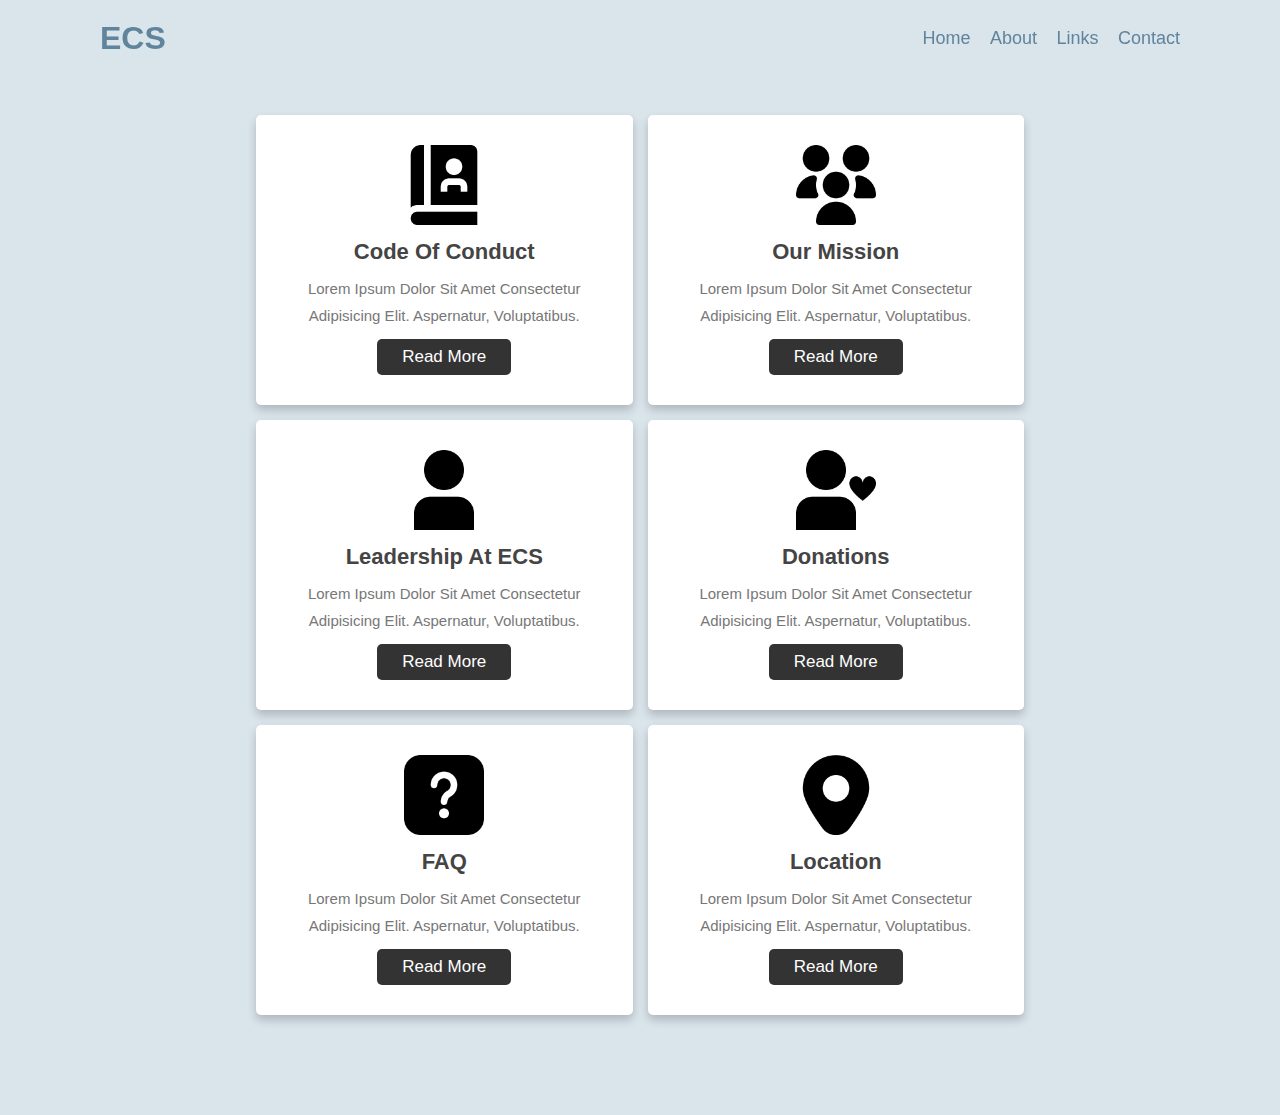
<file: about.html>
<!DOCTYPE html>
<html>
<head>
    <meta charset = "UTF-8">
    <meta http-equiv="X-UA-Compatible" content = "IE=edge">
    <meta name ="viewport" content="width=device-width, initial scale=1.0">
    <title>Eagan Computer Society</title>
    <link rel="stylesheet" href="about.css">

</head>
<body>
     <header class="header">

        <a href="index.html" class="title">ECS</a>

        <nav class="navbar">
            <a href="index.html">home</a>
            <a href="about.html">about</a>
            <a href="links.html">links</a>
            <a href="contact.html">contact</a>
        </nav>

    </header>

    <div class = "container">
        
        <h1 class = "heading">  </h1>

        <div class="box-container">
            <div class="box">
                <img src = "user-book.png" alt = "">
                <h3>code of conduct</h3>
                <p>Lorem ipsum dolor sit amet consectetur adipisicing elit. Aspernatur, voluptatibus.</p>
                <a href = "#" class = "btn">read more</a>
            </div>

            <div class="box">
                <img src = "user-mission.png" alt = "">
                <h3>our mission</h3>
                <p>Lorem ipsum dolor sit amet consectetur adipisicing elit. Aspernatur, voluptatibus.</p>
                <a href = "#" class = "btn">read more</a>
            </div>

            <div class="box">
                <img src = "user.png" alt = "">
                <h3>leadership at ECS</h3>
                <p>Lorem ipsum dolor sit amet consectetur adipisicing elit. Aspernatur, voluptatibus.</p>
                <a href = "#" class = "btn">read more</a>
            </div>

            <div class="box">
                <img src = "user-donation.png" alt = "">
                <h3>Donations</h3>
                <p>Lorem ipsum dolor sit amet consectetur adipisicing elit. Aspernatur, voluptatibus.</p>
                <a href = "#" class = "btn">read more</a>
            </div>

            <div class="box">
                <img src = "user-question.png" alt = "">
                <h3>FAQ</h3>
                <p>Lorem ipsum dolor sit amet consectetur adipisicing elit. Aspernatur, voluptatibus.</p>
                <a href = "#" class = "btn">read more</a>
            </div>

            <div class="box">
                <img src = "user-marker.png" alt = "">
                <h3>Location</h3>
                <p>Lorem ipsum dolor sit amet consectetur adipisicing elit. Aspernatur, voluptatibus.</p>
                <a href = "#" class = "btn">read more</a>
            </div>
        </div>
    </div>
</body>
</html>
</file>
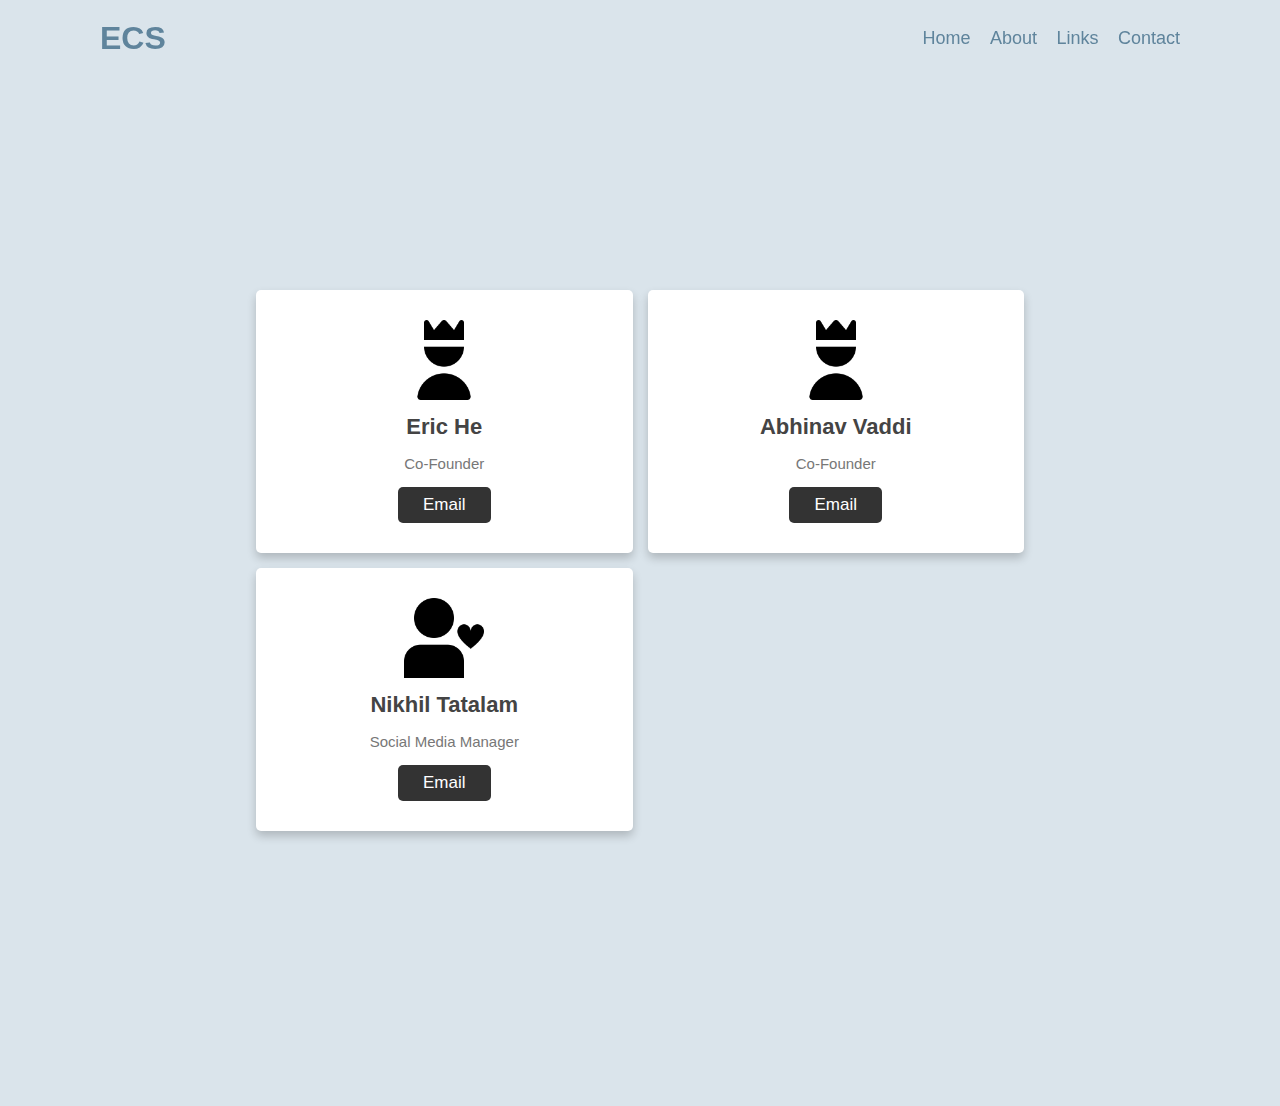
<file: contact.html>
<!DOCTYPE html>
<html>
<head>
    <meta charset = "UTF-8">
    <meta http-equiv="X-UA-Compatible" content = "IE=edge">
    <meta name ="viewport" content="width=device-width, initial scale=1.0">
    <title>Eagan Computer Society</title>
    <link rel="stylesheet" href="contact.css">

</head>
<body>
     <header class="header">

        <a href="index.html" class="title">ECS</a>

        <nav class="navbar">
            <a href="index.html">home</a>
            <a href="about.html">about</a>
            <a href="links.html">links</a>
            <a href="contact.html">contact</a>
        </nav>

    </header>

    <div class = "container">
        
        <h1 class = "heading">  </h1>

        <div class="box-container">
            <div class="box">
                <img src = "user-crown.png" alt = "">
                <h3>Eric He</h3>
                <p>Co-Founder</p>
                <a href = "#" class = "btn">email</a>
            </div>

            <div class="box">
                <img src = "user-crown.png" alt = "">
                <h3>Abhinav Vaddi</h3>
                <p>Co-Founder</p>
                <a href = "#" class = "btn">email</a>
            </div>

            <div class="box">
                <img src = "user-donation.png" alt = "">
                <h3>Nikhil Tatalam</h3>
                <p>Social Media Manager</p>
                <a href = "#" class = "btn">email</a>
            </div>
        </div>
    </div>
</body>
</html>
</file>
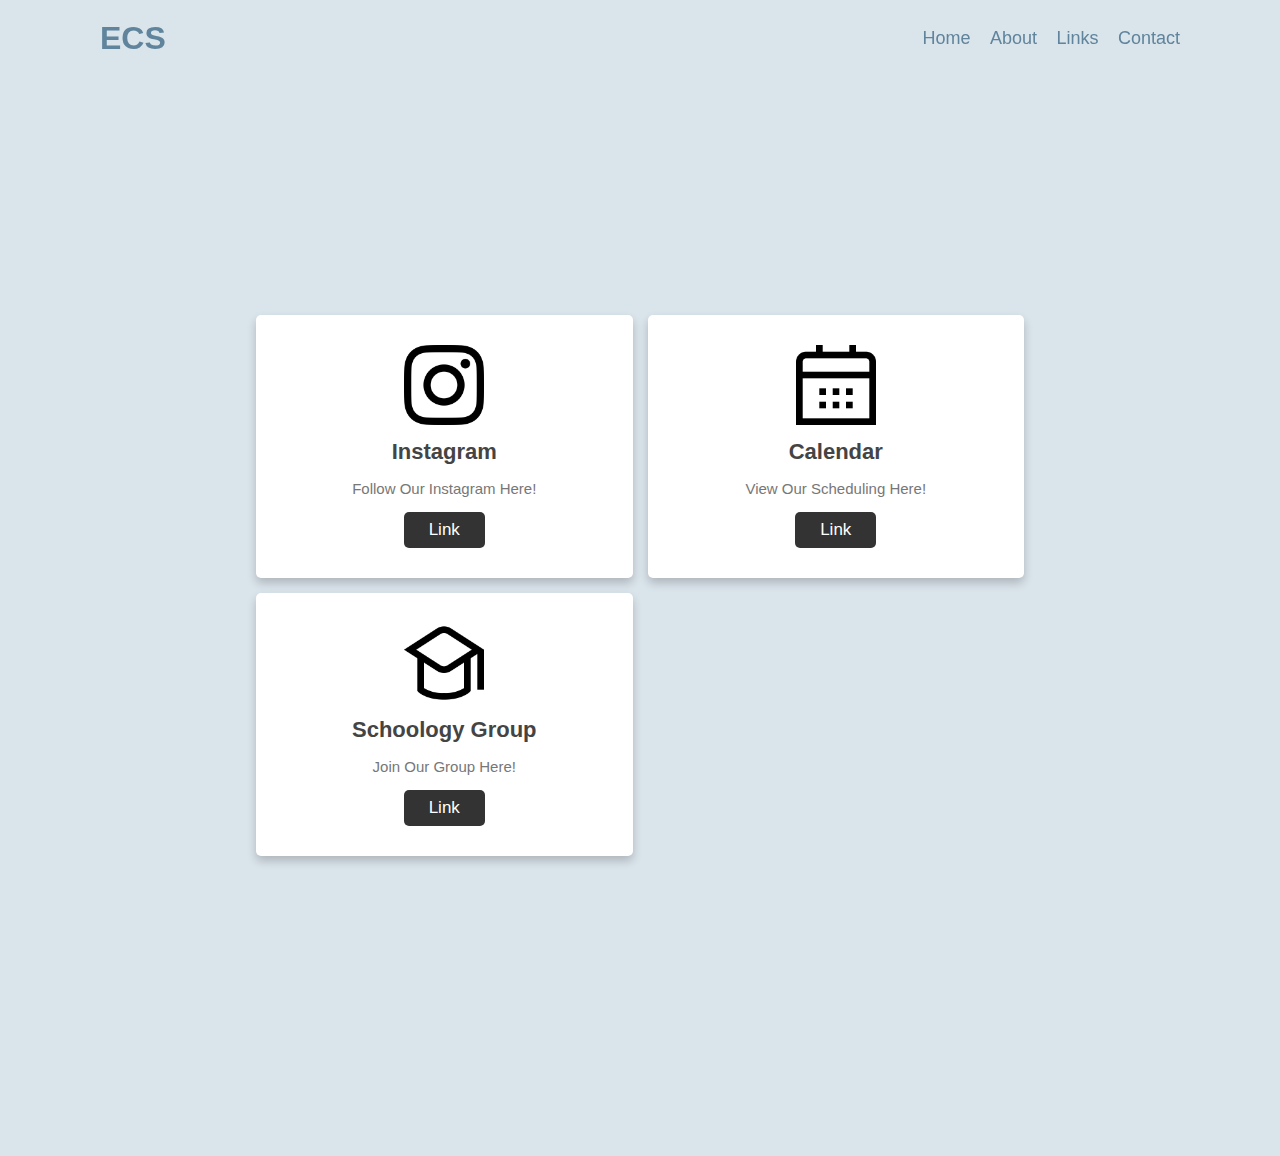
<file: links.html>
<!DOCTYPE html>
<html>
<head>
    <meta charset = "UTF-8">
    <meta http-equiv="X-UA-Compatible" content = "IE=edge">
    <meta name ="viewport" content="width=device-width, initial scale=1.0">
    <title>Eagan Computer Society</title>
    <link rel="stylesheet" href="links.css">

</head>
<body>
     <header class="header">

        <a href="index.html" class="title">ECS</a>

        <nav class="navbar">
            <a href="index.html">Home</a>
            <a href="about.html">About</a>
            <a href="links.html">Links</a>
            <a href="contact.html">Contact</a>
        </nav>

    </header>

    <div class = "container">
        
        <h1 class = "heading">  </h1>

        <div class="box-container">
            <div class="box">
                <img src = "user-insta.png" alt = "">
                <h3>instagram</h3>
                <p> follow our instagram here! </p>
                <a href = "#" class = "btn">link</a>
            </div>

            <div class="box">
                <img src = "user-calendar.png" alt = "">
                <h3>calendar</h3>
                <p> view our scheduling here!</p>
                <a href = "#" class = "btn">link</a>
            </div>

            <div class="box">
                <img src = "user-school.png" alt = "">
                <h3>schoology group</h3>
                <p> join our group here!</p>
                <a href = "#" class = "btn">link</a>
            </div>
        </div>
    </div>
</body>
</html>
</file>
<file: about.css>
*{
    font-family: 'Poppins', sans-serif;
    margin: 0; padding: 0;
    box-sizing: border-box;
    outline: none; border: none;
    text-decoration: none;
    text-transform: capitalize;
    transition: .3s linear;
}
.header {
    position: fixed;
    top: 0;
    left: 0;
    width: 100%;
    padding: 20px 100px;
    background: transparent;
    display: flex;
    justify-content: space-between;
    align-items: center;
    z-index: 100;
    text-decoration: none;
}
a.title {
    font-size: 32px;
    color: #5f849c;
    text-decoration: none;
    font-weight: 700;
}
.navbar a{
    position: relative;
    font-size: 18px;
    color: #5f849c;
    font-weight: 500;
    text-decoration: none;
    margin-left: 15px;
}
.navbar a::before {
    content: '';
    position: absolute;
    top: 100%;
    left: 0;
    width: 0;
    height: 2px;
    background: #5f849c;
    transition: .5s;
}
.navbar a:hover::before {
    width: 100%;
}
.container {
    background: #dae4eb;
    padding: 15px 20%;
    padding-bottom: 100px;
    padding-top: 100px;
}
.container .heading{
    text-align: center;
    padding-bottom: 15px;
    color: #fff;
    text-shadow: 0 5px 10px rgba(0,0,0,.2);
    font-size: 50px;
}
.container .box-container{
    display: grid;
    grid-template-columns: repeat(auto-fit, minmax(270px, 1fr));
    gap: 15px;
}
.container .box-container .box{
    box-shadow: 0 5px 10px rgba(0,0,0,.2);
    border-radius: 5px;
    background: #fff;
    text-align: center;
    padding: 30px 20px;
}
.container .box-container .box img{
    height: 80px;
}
.container .box-container .box h3{
    color: #444;
    font-size: 22px;
    padding: 10px 0;
}
.container .box-container .box p{
    color: #777;
    font-size: 15px;
    line-height: 1.8;
}
.container .box-container .box .btn{
    margin-top: 10px;
    display: inline-block;
    background: #333;
    color: #fff;
    font-size: 17px;
    border-radius: 5px;
    padding: 8px 25px;
}
.container .box-container .box .btn:hover{
    letter-spacing: 1px;
}
.container .box-container .box:hover{
    box-shadow: 0 10px 15px rgba(0,0,0,.3);
    transform: scale(1.05)
}

@media (max-width: 768px){
    .container{
        padding: 20px;
    }
}
@keyframes transitionIn {
    from {
        opacity: 0;
        transform: translateX(-20px);
    }
    to {
        opacity: 100;
        transform: translateX(0);
    }
}
.container {
    animation: transitionIn 1s;
}
</file>
<file: contact.css>
*{
    font-family: 'Poppins', sans-serif;
    margin: 0; padding: 0;
    box-sizing: border-box;
    outline: none; border: none;
    text-decoration: none;
    text-transform: capitalize;
    transition: .3s linear;
}
.header {
    position: fixed;
    top: 0;
    left: 0;
    width: 100%;
    padding: 20px 100px;
    background: transparent;
    display: flex;
    justify-content: space-between;
    align-items: center;
    z-index: 100;
    text-decoration: none;
}
a.title {
    font-size: 32px;
    color: #5f849c;
    text-decoration: none;
    font-weight: 700;
}
.navbar a{
    position: relative;
    font-size: 18px;
    color: #5f849c;
    font-weight: 500;
    text-decoration: none;
    margin-left: 15px;
}
.navbar a::before {
    content: '';
    position: absolute;
    top: 100%;
    left: 0;
    width: 0;
    height: 2px;
    background: #5f849c;
    transition: .5s;
}
.navbar a:hover::before {
    width: 100%;
}
.container {
    background: #dae4eb;
    padding: 15px 20%;
    padding-bottom: 275px;
    padding-top: 275px;
}
.container .heading{
    text-align: center;
    padding-bottom: 15px;
    color: #fff;
    text-shadow: 0 5px 10px rgba(0,0,0,.2);
    font-size: 50px;
}
.container .box-container{
    display: grid;
    grid-template-columns: repeat(auto-fit, minmax(270px, 1fr));
    gap: 15px;
}
.container .box-container .box{
    box-shadow: 0 5px 10px rgba(0,0,0,.2);
    border-radius: 5px;
    background: #fff;
    text-align: center;
    padding: 30px 20px;
}
.container .box-container .box img{
    height: 80px;
}
.container .box-container .box h3{
    color: #444;
    font-size: 22px;
    padding: 10px 0;
}
.container .box-container .box p{
    color: #777;
    font-size: 15px;
    line-height: 1.8;
}
.container .box-container .box .btn{
    margin-top: 10px;
    display: inline-block;
    background: #333;
    color: #fff;
    font-size: 17px;
    border-radius: 5px;
    padding: 8px 25px;
}
.container .box-container .box .btn:hover{
    letter-spacing: 1px;
}
.container .box-container .box:hover{
    box-shadow: 0 10px 15px rgba(0,0,0,.3);
    transform: scale(1.05)
}

@media (max-width: 768px){
    .container{
        padding: 20px;
    }
}
@keyframes transitionIn {
    from {
        opacity: 0;
        transform: translateX(-20px);
    }
    to {
        opacity: 100;
        transform: translateX(0);
    }
}
.container {
    animation: transitionIn 1s;
}
</file>
<file: links.css>
*{
    font-family: 'Poppins', sans-serif;
    margin: 0; padding: 0;
    box-sizing: border-box;
    outline: none; border: none;
    text-decoration: none;
    text-transform: capitalize;
    transition: .3s linear;
}
.header {
    position: fixed;
    top: 0;
    left: 0;
    width: 100%;
    padding: 20px 100px;
    background: transparent;
    display: flex;
    justify-content: space-between;
    align-items: center;
    z-index: 100;
    text-decoration: none;
}
a.title {
    font-size: 32px;
    color: #5f849c;
    text-decoration: none;
    font-weight: 700;
}
.navbar a{
    position: relative;
    font-size: 18px;
    color: #5f849c;
    font-weight: 500;
    text-decoration: none;
    margin-left: 15px;
}
.navbar a::before {
    content: '';
    position: absolute;
    top: 100%;
    left: 0;
    width: 0;
    height: 2px;
    background: #5f849c;
    transition: .5s;
}
.navbar a:hover::before {
    width: 100%;
}
.container {
    background: #dae4eb;
    padding: 15px 20%;
    padding-bottom: 300px;
    padding-top: 300px;
}
.container .heading{
    text-align: center;
    padding-bottom: 15px;
    color: #fff;
    text-shadow: 0 5px 10px rgba(0,0,0,.2);
    font-size: 50px;
}
.container .box-container{
    display: grid;
    grid-template-columns: repeat(auto-fit, minmax(270px, 1fr));
    gap: 15px;
}
.container .box-container .box{
    box-shadow: 0 5px 10px rgba(0,0,0,.2);
    border-radius: 5px;
    background: #fff;
    text-align: center;
    padding: 30px 20px;
}
.container .box-container .box img{
    height: 80px;
}
.container .box-container .box h3{
    color: #444;
    font-size: 22px;
    padding: 10px 0;
}
.container .box-container .box p{
    color: #777;
    font-size: 15px;
    line-height: 1.8;
}
.container .box-container .box .btn{
    margin-top: 10px;
    display: inline-block;
    background: #333;
    color: #fff;
    font-size: 17px;
    border-radius: 5px;
    padding: 8px 25px;
}
.container .box-container .box .btn:hover{
    letter-spacing: 1px;
}
.container .box-container .box:hover{
    box-shadow: 0 10px 15px rgba(0,0,0,.3);
    transform: scale(1.05)
}

@media (max-width: 768px){
    .container{
        padding: 20px;
    }
}

@keyframes transitionIn {
    from {
        opacity: 0;
        transform: translateX(-20px);
    }
    to {
        opacity: 100;
        transform: translateX(0);
    }
}
.container {
    animation: transitionIn 1s;
}
</file>
